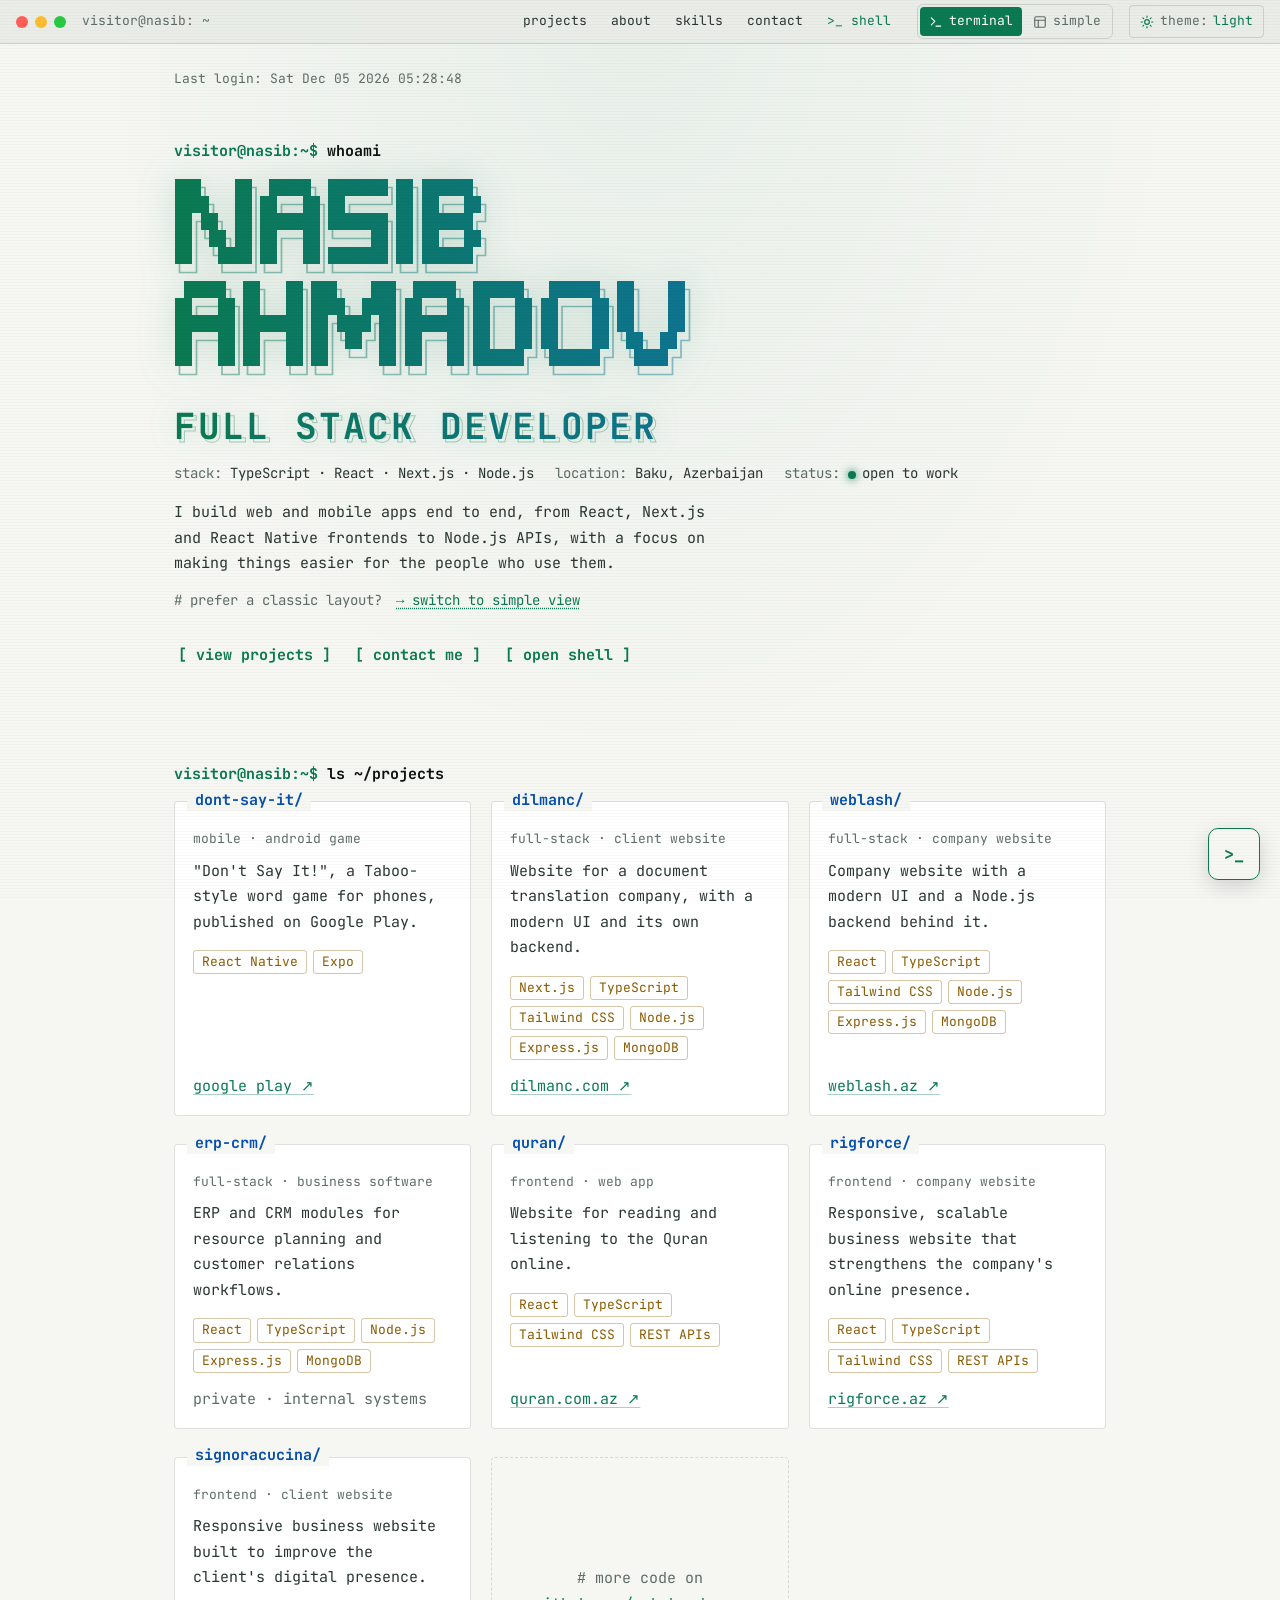
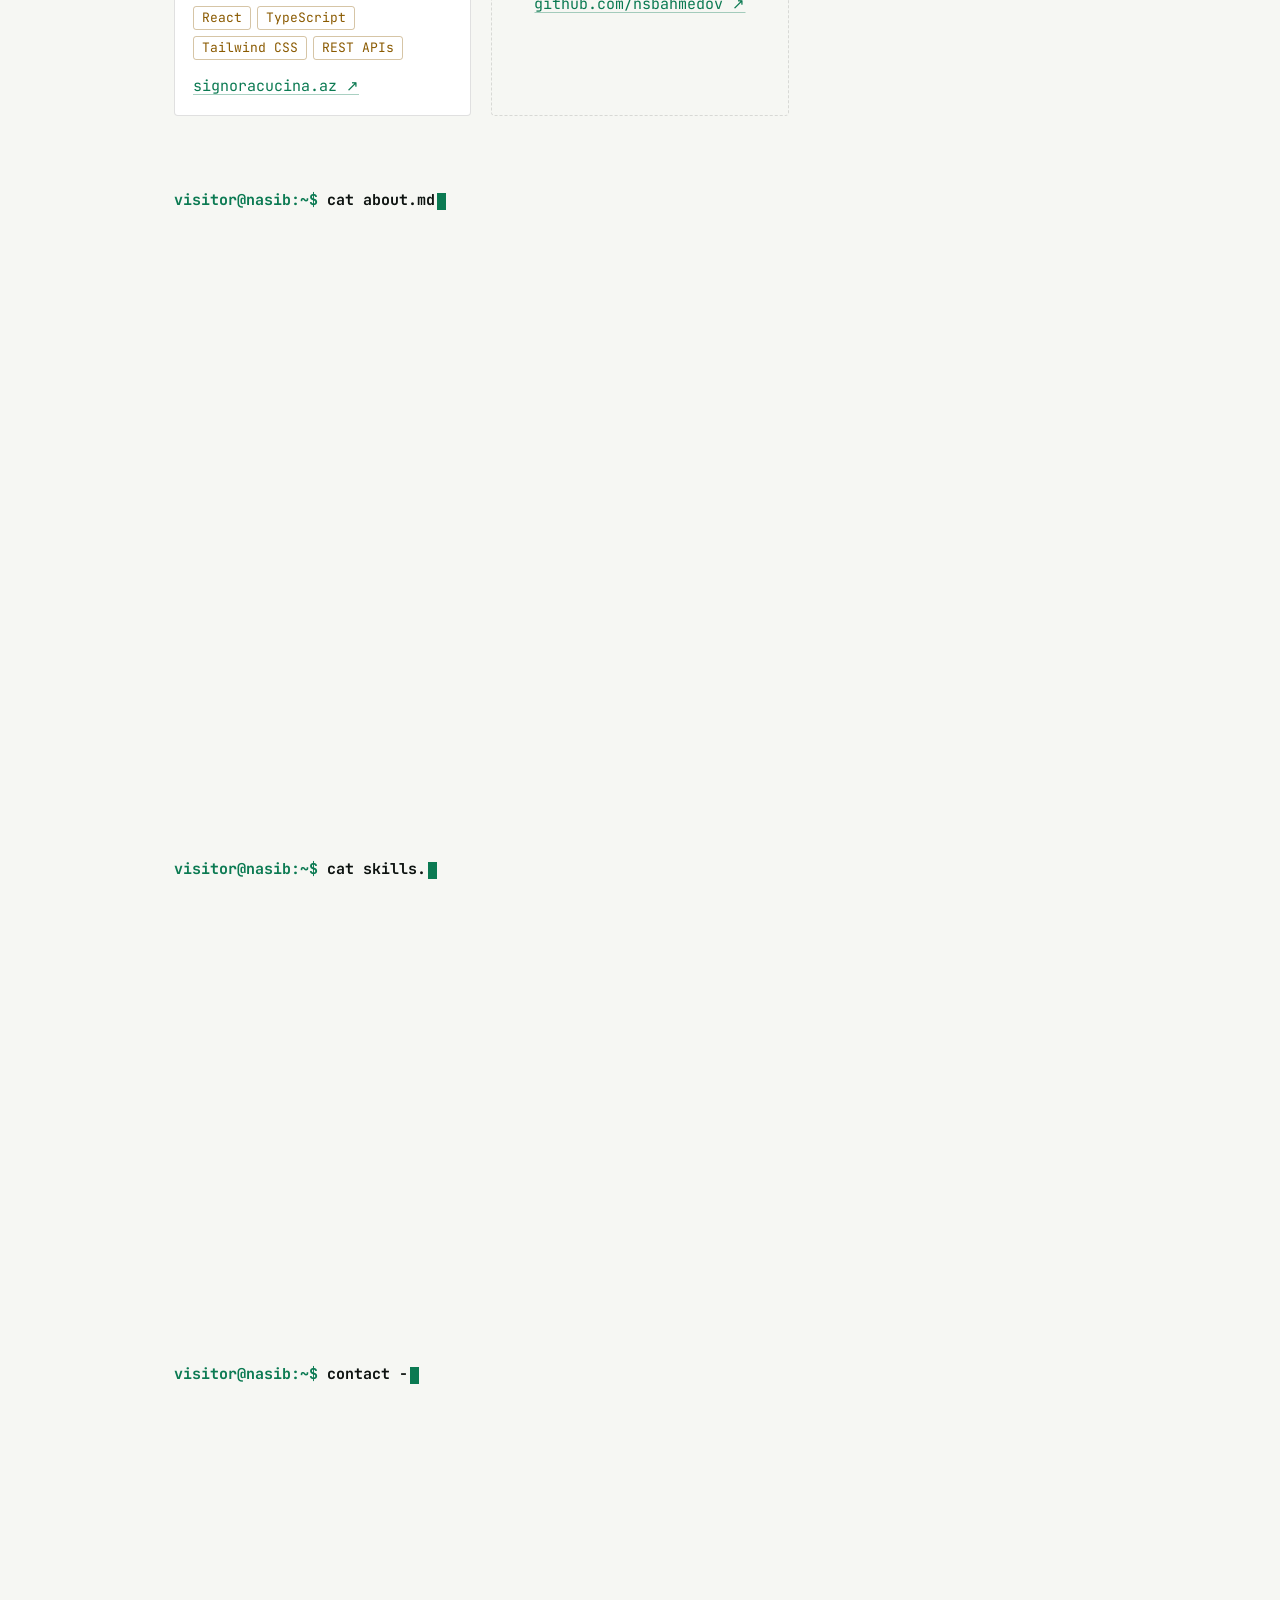
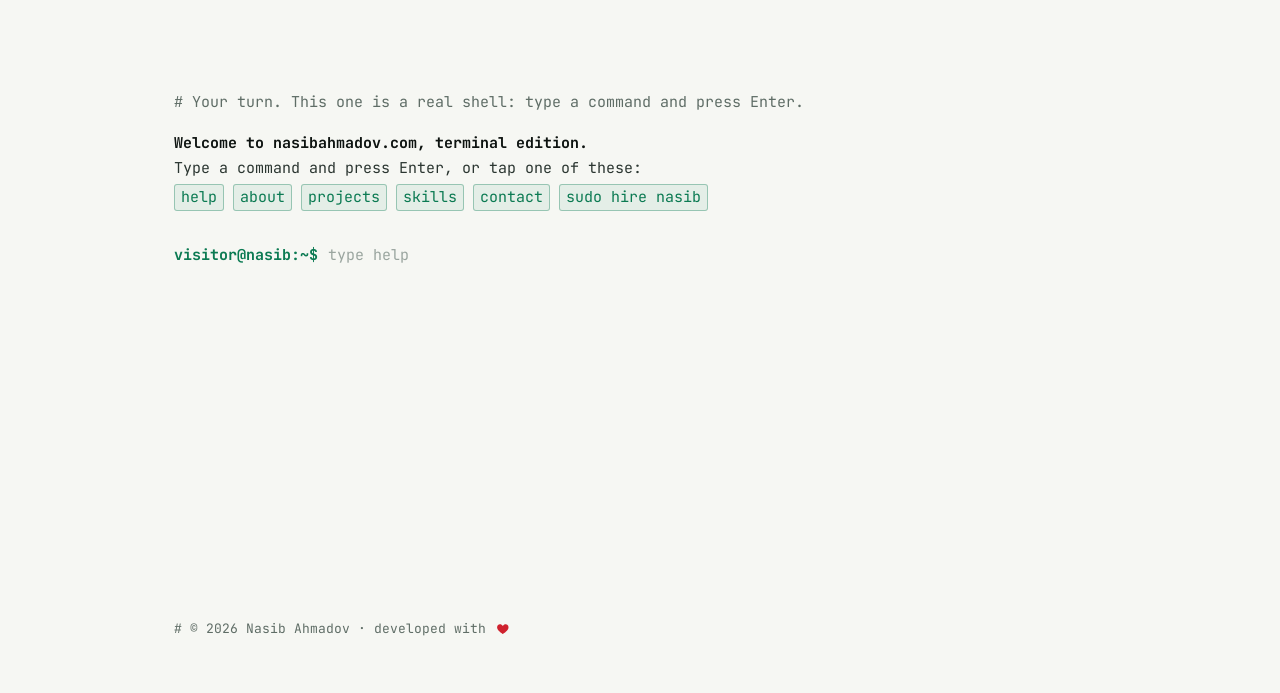
<file: index.html>
<!DOCTYPE html>
<html lang="en">

<head>
    <!-- ! required files -->
    <meta charset="utf-8">
    <meta name="viewport" content="width=device-width, initial-scale=1.0">
    <title>Nasib Ahmadov — Full Stack Developer</title>
    <meta name="description"
        content="Nasib Ahmadov is a full stack developer in Baku, Azerbaijan, building web and mobile apps with TypeScript, React, Next.js, React Native and Node.js.">
    <meta name="theme-color" content="#0b0f0d">
    <link rel="canonical" href="https://nasibahmadov.com/">
    <link rel="icon" href="assets/img/favicon.svg" type="image/svg+xml">

    <!-- ! link previews (LinkedIn, Telegram, X, ...) -->
    <meta property="og:type" content="website">
    <meta property="og:url" content="https://nasibahmadov.com/">
    <meta property="og:title" content="Nasib Ahmadov — Full Stack Developer">
    <meta property="og:description"
        content="Full stack developer in Baku building web and mobile apps with TypeScript, React, Next.js, React Native and Node.js.">
    <meta property="og:image" content="https://nasibahmadov.com/assets/img/og-image.png">
    <meta property="og:image:width" content="1200">
    <meta property="og:image:height" content="630">
    <meta name="twitter:card" content="summary_large_image">

    <link rel="preload" href="assets/fonts/jetbrains-mono/jetbrains-mono-latin-400-normal.woff2" as="font" type="font/woff2" crossorigin>
    <link rel="stylesheet" href="assets/css/style.css">
    <script src="assets/js/theme.js"></script>
    <script src="assets/js/view.js"></script>

    <!-- ! animate commands only when they can be animated; otherwise everything is shown at once -->
    <script>
        if ('IntersectionObserver' in window && !window.matchMedia('(prefers-reduced-motion: reduce)').matches) {
            document.documentElement.classList.add('reveal-ready');
        }
    </script>
</head>

<body>
    <a class="skip-link" href="#main">Skip to content</a>

    <!-- ! window title bar + navigation -->
    <header class="titlebar">
        <span class="titlebar-dots" aria-hidden="true"><i></i><i></i><i></i></span>
        <span class="titlebar-title" id="titlebar-title">visitor@nasib: ~</span>
        <nav class="titlebar-tabs" aria-label="Sections">
            <a href="#projects">projects</a>
            <a href="#about">about</a>
            <a href="#skills">skills</a>
            <a href="#contact">contact</a>
            <a href="#shell" class="tab-shell">&gt;_ shell</a>
        </nav>
        <div class="view-switch" role="group" aria-label="Layout" hidden>
            <button type="button" data-view-btn="terminal" aria-pressed="true" title="Terminal view"><svg viewBox="0 0 24 24" aria-hidden="true"><polyline points="4 17 10 11 4 5"/><line x1="12" y1="19" x2="20" y2="19"/></svg><span class="view-label">terminal</span></button>
            <button type="button" data-view-btn="simple" aria-pressed="false" title="Simple view"><svg viewBox="0 0 24 24" aria-hidden="true"><rect x="3" y="3" width="18" height="18" rx="2"/><line x1="3" y1="9" x2="21" y2="9"/><line x1="9" y1="21" x2="9" y2="9"/></svg><span class="view-label">simple</span></button>
        </div>
        <button type="button" class="theme-toggle" hidden>
            <svg class="icon-moon" viewBox="0 0 24 24" aria-hidden="true"><path d="M21 12.8A9 9 0 1 1 11.2 3a7 7 0 0 0 9.8 9.8z"/></svg>
            <svg class="icon-sun" viewBox="0 0 24 24" aria-hidden="true"><circle cx="12" cy="12" r="4"/><path d="M12 2v2M12 20v2M4.9 4.9l1.4 1.4M17.7 17.7l1.4 1.4M2 12h2M20 12h2M4.9 19.1l1.4-1.4M17.7 6.3l1.4-1.4"/></svg>
            <span class="theme-text"><span class="theme-key">theme:</span><span class="theme-value">dark</span></span>
        </button>
    </header>

    <main class="screen" id="main">

        <p class="last-login muted">Last login: <span id="last-login">today</span></p>

        <!-- ! whoami -->
        <section class="block" id="home" data-path="~">
            <p class="cmd"><span class="ps1">visitor@nasib:~$</span> <span class="cmd-text">whoami</span></p>
            <div class="out">
                <div class="banner" aria-hidden="true"></div>
                <h1 class="hero-title">
                    <span class="hero-name">Nasib Ahmadov<span class="sr-only">, </span></span>
                    <span class="hero-role" data-text="Full Stack Developer">Full Stack Developer</span>
                </h1>
                <p class="hero-meta">
                    <span class="meta-item meta-stack"><span class="muted">stack:</span> TypeScript · React · Next.js · Node.js</span>
                    <span class="meta-item"><span class="muted meta-label">location:</span> Baku, Azerbaijan</span>
                    <span class="meta-item"><span class="muted meta-label">status:</span> <span class="status-dot"></span>open to work</span>
                </p>
                <p class="hero-text">
                    I build web and mobile apps end to end, from React, Next.js and React Native
                    frontends to Node.js APIs, with a focus on making things easier for the people who use them.
                </p>
                <p class="view-hint" hidden>
                    <span class="muted"># prefer a classic layout?</span>
                    <button type="button" class="view-hint-btn" data-view-btn="simple">→ switch to simple view</button>
                </p>
                <p class="actions">
                    <a class="term-btn" href="#projects">[ view projects ]</a>
                    <a class="term-btn" href="#contact">[ contact me ]</a>
                    <a class="term-btn" href="#shell">[ open shell ]</a>
                </p>

                <!-- simple view only: sidebar navigation, CV and social links -->
                <nav class="side-nav" aria-label="Sections">
                    <a href="#about"><span class="side-line"></span>About</a>
                    <a href="#projects"><span class="side-line"></span>Projects</a>
                    <a href="#skills"><span class="side-line"></span>Skills</a>
                    <a href="#contact"><span class="side-line"></span>Contact</a>
                </nav>
                <div class="side-links">
                    <a class="cv-btn" href="https://drive.google.com/file/d/1PnJmAqIwhkC_HbkK-8k_IHeqV6cpVeo6/view?usp=sharing" target="_blank" rel="noopener">
                        <svg viewBox="0 0 24 24" aria-hidden="true"><path d="M21 15v4a2 2 0 0 1-2 2H5a2 2 0 0 1-2-2v-4"/><polyline points="7 10 12 15 17 10"/><line x1="12" y1="15" x2="12" y2="3"/></svg>
                        Download CV
                    </a>
                    <!-- icons: Feather (MIT) -->
                    <ul class="socials">
                        <li><a href="https://github.com/nsbahmedov" target="_blank" rel="noopener" aria-label="GitHub"><svg viewBox="0 0 24 24" aria-hidden="true"><path d="M9 19c-5 1.5-5-2.5-7-3m14 6v-3.87a3.37 3.37 0 0 0-.94-2.61c3.14-.35 6.44-1.54 6.44-7A5.44 5.44 0 0 0 20 4.77 5.07 5.07 0 0 0 19.91 1S18.73.65 16 2.48a13.38 13.38 0 0 0-7 0C6.27.65 5.09 1 5.09 1A5.07 5.07 0 0 0 5 4.77a5.44 5.44 0 0 0-1.5 3.78c0 5.42 3.3 6.61 6.44 7A3.37 3.37 0 0 0 9 18.13V22"/></svg></a></li>
                        <li><a href="https://linkedin.com/in/nasib-ahmadov-web" target="_blank" rel="noopener" aria-label="LinkedIn"><svg viewBox="0 0 24 24" aria-hidden="true"><path d="M16 8a6 6 0 0 1 6 6v7h-4v-7a2 2 0 0 0-2-2 2 2 0 0 0-2 2v7h-4v-7a6 6 0 0 1 6-6z"/><rect x="2" y="9" width="4" height="12"/><circle cx="4" cy="4" r="2"/></svg></a></li>
                        <li><a href="https://instagram.com/ahmadovnasib" target="_blank" rel="noopener" aria-label="Instagram"><svg viewBox="0 0 24 24" aria-hidden="true"><rect x="2" y="2" width="20" height="20" rx="5"/><path d="M16 11.37A4 4 0 1 1 12.63 8 4 4 0 0 1 16 11.37z"/><line x1="17.5" y1="6.5" x2="17.51" y2="6.5"/></svg></a></li>
                        <li><a href="mailto:nsbahmedov@gmail.com" aria-label="Email"><svg viewBox="0 0 24 24" aria-hidden="true"><path d="M4 4h16c1.1 0 2 .9 2 2v12c0 1.1-.9 2-2 2H4c-1.1 0-2-.9-2-2V6c0-1.1.9-2 2-2z"/><polyline points="22,6 12,13 2,6"/></svg></a></li>
                    </ul>
                </div>
            </div>
        </section>

        <!-- ! projects -->
        <section class="block" id="projects" data-path="~/projects">
            <p class="cmd"><span class="ps1">visitor@nasib:~$</span> <span class="cmd-text">ls ~/projects</span></p>
            <div class="out">
                <h2 class="sr-only section-title">Projects</h2>
                <div class="project-filter" id="project-filter" role="status" hidden>
                    <span class="project-filter-text"></span>
                    <button type="button" class="project-filter-clear"><span class="t-only">[ show all ]</span><span class="s-only">Show all</span></button>
                </div>
                <!--
                    Each card: folder name, type, one sentence, stack tags, links.
                    Optional screenshot: put it in assets/img/projects/ and add
                    <img src="assets/img/projects/name.png" alt="Screenshot of ..." class="project-thumb">
                    under the <h3>. Tags should use the same names as skills.json
                    so clicking a skill can find the project.
                -->
                <div class="project-grid">
                    <article class="project-card">
                        <h3><span class="t-only">dont-say-it/</span><span class="s-only">Don't Say It!</span></h3>
                        <p class="project-type">mobile · android game</p>
                        <p>"Don't Say It!", a Taboo-style word game for phones, published on Google Play.</p>
                        <ul class="tag-list">
                            <li class="tag">React Native</li>
                            <li class="tag">Expo</li>
                        </ul>
                        <p class="project-links">
                            <a href="https://play.google.com/store/apps/details?id=com.codeband.nasibahmadov" target="_blank" rel="noopener">google play ↗</a>
                        </p>
                    </article>
                    <article class="project-card">
                        <h3><span class="t-only">dilmanc/</span><span class="s-only">Dilmanc</span></h3>
                        <p class="project-type">full-stack · client website</p>
                        <p>Website for a document translation company, with a modern UI and its own backend.</p>
                        <ul class="tag-list">
                            <li class="tag">Next.js</li>
                            <li class="tag">TypeScript</li>
                            <li class="tag">Tailwind CSS</li>
                            <li class="tag">Node.js</li>
                            <li class="tag">Express.js</li>
                            <li class="tag">MongoDB</li>
                        </ul>
                        <p class="project-links">
                            <a href="https://dilmanc.com" target="_blank" rel="noopener">dilmanc.com ↗</a>
                        </p>
                    </article>
                    <article class="project-card">
                        <h3><span class="t-only">weblash/</span><span class="s-only">Weblash</span></h3>
                        <p class="project-type">full-stack · company website</p>
                        <p>Company website with a modern UI and a Node.js backend behind it.</p>
                        <ul class="tag-list">
                            <li class="tag">React</li>
                            <li class="tag">TypeScript</li>
                            <li class="tag">Tailwind CSS</li>
                            <li class="tag">Node.js</li>
                            <li class="tag">Express.js</li>
                            <li class="tag">MongoDB</li>
                        </ul>
                        <p class="project-links">
                            <a href="https://weblash.az" target="_blank" rel="noopener">weblash.az ↗</a>
                        </p>
                    </article>
                    <article class="project-card">
                        <h3><span class="t-only">erp-crm/</span><span class="s-only">ERP &amp; CRM Systems</span></h3>
                        <p class="project-type">full-stack · business software</p>
                        <p>ERP and CRM modules for resource planning and customer relations workflows.</p>
                        <ul class="tag-list">
                            <li class="tag">React</li>
                            <li class="tag">TypeScript</li>
                            <li class="tag">Node.js</li>
                            <li class="tag">Express.js</li>
                            <li class="tag">MongoDB</li>
                        </ul>
                        <p class="project-links muted">private · internal systems</p>
                    </article>
                    <article class="project-card">
                        <h3><span class="t-only">quran/</span><span class="s-only">Quran Online</span></h3>
                        <p class="project-type">frontend · web app</p>
                        <p>Website for reading and listening to the Quran online.</p>
                        <ul class="tag-list">
                            <li class="tag">React</li>
                            <li class="tag">TypeScript</li>
                            <li class="tag">Tailwind CSS</li>
                            <li class="tag">REST APIs</li>
                        </ul>
                        <p class="project-links">
                            <a href="https://quran.com.az" target="_blank" rel="noopener">quran.com.az ↗</a>
                        </p>
                    </article>
                    <article class="project-card">
                        <h3><span class="t-only">rigforce/</span><span class="s-only">Rigforce LLC</span></h3>
                        <p class="project-type">frontend · company website</p>
                        <p>Responsive, scalable business website that strengthens the company's online presence.</p>
                        <ul class="tag-list">
                            <li class="tag">React</li>
                            <li class="tag">TypeScript</li>
                            <li class="tag">Tailwind CSS</li>
                            <li class="tag">REST APIs</li>
                        </ul>
                        <p class="project-links">
                            <a href="https://rigforce.az" target="_blank" rel="noopener">rigforce.az ↗</a>
                        </p>
                    </article>
                    <article class="project-card">
                        <h3><span class="t-only">signoracucina/</span><span class="s-only">Signoracucina</span></h3>
                        <p class="project-type">frontend · client website</p>
                        <p>Responsive business website built to improve the client's digital presence.</p>
                        <ul class="tag-list">
                            <li class="tag">React</li>
                            <li class="tag">TypeScript</li>
                            <li class="tag">Tailwind CSS</li>
                            <li class="tag">REST APIs</li>
                        </ul>
                        <p class="project-links">
                            <a href="https://signoracucina.az" target="_blank" rel="noopener">signoracucina.az ↗</a>
                        </p>
                    </article>
                    <div class="project-card project-more">
                        <p class="muted"><span class="t-only"># </span>more code on</p>
                        <p><a href="https://github.com/nsbahmedov" target="_blank" rel="noopener">github.com/nsbahmedov ↗</a></p>
                    </div>
                </div>
            </div>
        </section>

        <!-- ! about -->
        <section class="block" id="about" data-path="~/about">
            <p class="cmd"><span class="ps1">visitor@nasib:~$</span> <span class="cmd-text">cat about.md</span></p>
            <div class="out prose">
                <h2 class="section-title"><span class="md-mark"># </span>About</h2>
                <p>
                    Hi! I'm Nasib, a motivated and curious developer who enjoys solving problems and
                    building things that make life easier for people.
                </p>
                <p>
                    I work across the stack: TypeScript, React, Next.js and React Native on the front end,
                    Node.js and Express with MongoDB or SQL databases on the back end. I've built company
                    websites, a full-stack translation platform, ERP and CRM modules, and a mobile word game.
                </p>
                <p>
                    I thrive in challenging environments where I can learn, grow and contribute real value.
                    For me it's not just about writing code, but about improving experiences and helping the
                    team move forward.
                </p>

                <h3><span class="md-mark">## </span>Education</h3>
                <ul class="md-list education">
                    <li><strong>MBA</strong>, Azerbaijan State University of Economics (UNEC) <span class="muted">· 2020 – 2022</span></li>
                    <li><strong>Bachelor's, Public Administration</strong>, Baku Engineering University (BEU) <span class="muted">· 2015 – 2020</span></li>
                </ul>

                <h3><span class="md-mark">## </span>Languages</h3>
                <ul class="md-list languages">
                    <li><strong>Azerbaijani</strong>, native</li>
                    <li><strong>English</strong>, fluent (professional)</li>
                    <li><strong>Russian</strong>, pre-intermediate</li>
                </ul>
            </div>
        </section>

        <!-- ! skills -->
        <section class="block" id="skills" data-path="~/skills">
            <p class="cmd"><span class="ps1">visitor@nasib:~$</span> <span class="cmd-text">cat skills.json</span></p>
            <div class="out">
                <h2 class="sr-only section-title">Skills</h2>
                <p class="muted" id="skills-hint" hidden><span class="t-only">// </span>click a skill to see the projects that use it</p>
<pre class="json"><span class="jl">{</span>
  <span class="jl jl-in"><span class="json-key" data-label="Frontend">"frontend"</span>:  [<span class="skill">HTML5</span>, <span class="skill">CSS3</span>, <span class="skill">SASS</span>, <span class="skill">JavaScript</span>, <span class="skill">TypeScript</span>,
                <span class="skill">React.js</span>, <span class="skill">Next.js</span>, <span class="skill">Redux Toolkit</span>, <span class="skill">Zustand</span>,
                <span class="skill">TanStack Query</span>, <span class="skill">Zod</span>, <span class="skill">Tailwind CSS</span>,
                <span class="skill">Ant Design</span>, <span class="skill">Material UI</span>],</span>
  <span class="jl jl-in"><span class="json-key" data-label="Mobile">"mobile"</span>:    [<span class="skill">React Native</span>, <span class="skill">Expo</span>],</span>
  <span class="jl jl-in"><span class="json-key" data-label="Backend">"backend"</span>:   [<span class="skill">Node.js</span>, <span class="skill">Express.js</span>, <span class="skill">JWT</span>, <span class="skill">Mongoose</span>, <span class="skill">Prisma</span>, <span class="skill">Sequelize</span>],</span>
  <span class="jl jl-in"><span class="json-key" data-label="Databases">"databases"</span>: [<span class="skill">MongoDB</span>, <span class="skill">MySQL</span>, <span class="skill">PostgreSQL</span>],</span>
  <span class="jl jl-in"><span class="json-key" data-label="APIs">"apis"</span>:      [<span class="skill">REST APIs</span>, <span class="skill">Swagger / OpenAPI</span>, <span class="skill">Postman</span>],</span>
  <span class="jl jl-in"><span class="json-key" data-label="Tools">"tools"</span>:     [<span class="skill">Git (GitHub, GitLab)</span>, <span class="skill">CI/CD</span>, <span class="skill">Figma</span>],</span>
  <span class="jl jl-in jl-learning"><span class="json-key">"learning"</span>:  <span class="json-bool">true</span></span>
<span class="jl">}</span></pre>
            </div>
        </section>

        <!-- ! contact -->
        <section class="block" id="contact" data-path="~/contact">
            <p class="cmd"><span class="ps1">visitor@nasib:~$</span> <span class="cmd-text">contact --all</span></p>
            <div class="out">
                <h2 class="sr-only section-title">Contact</h2>
                <dl class="contact-list">
                    <dt>email</dt>
                    <dd><a href="mailto:nsbahmedov@gmail.com">nsbahmedov@gmail.com</a></dd>
                    <dt><span class="t-only">github</span><span class="s-only">GitHub</span></dt>
                    <dd><a href="https://github.com/nsbahmedov" target="_blank" rel="noopener">github.com/nsbahmedov ↗</a></dd>
                    <dt><span class="t-only">linkedin</span><span class="s-only">LinkedIn</span></dt>
                    <dd><a href="https://linkedin.com/in/nasib-ahmadov-web" target="_blank" rel="noopener">linkedin.com/in/nasib-ahmadov-web ↗</a></dd>
                    <dt>instagram</dt>
                    <dd><a href="https://instagram.com/ahmadovnasib" target="_blank" rel="noopener">instagram.com/ahmadovnasib ↗</a></dd>
                    <dt>location</dt>
                    <dd><a href="https://maps.app.goo.gl/haPpwmqMVVKPBbVJ8" target="_blank" rel="noopener">Baku, Azerbaijan ↗</a></dd>
                    <dt>resume</dt>
                    <dd><a id="cv-link" href="https://drive.google.com/file/d/1PnJmAqIwhkC_HbkK-8k_IHeqV6cpVeo6/view?usp=sharing" target="_blank" rel="noopener">resume.pdf ↗</a></dd>
                </dl>
                <p class="ok">✔ Open to collaboration and new opportunities.</p>
            </div>
        </section>

        <!-- ! interactive shell (terminal.js) -->
        <section class="block shell" id="shell" data-path="~">
            <h2 class="sr-only">Interactive terminal</h2>
            <p class="muted"># Your turn. This one is a real shell: type a command and press Enter.</p>
            <div class="shell-output" id="shell-output" aria-live="polite"></div>
            <form class="shell-line" id="shell-form" autocomplete="off">
                <label class="ps1" for="shell-input">visitor@nasib:~$</label>
                <input class="shell-input" id="shell-input" type="text" autocapitalize="off" autocorrect="off"
                    spellcheck="false" enterkeyhint="send" placeholder="type help">
            </form>
            <noscript>
                <p class="muted"># The interactive shell needs JavaScript. Everything above works without it.</p>
            </noscript>
        </section>

    </main>

    <footer class="screen footer muted">
        <p><span class="t-only"># </span>© <span id="year">2026</span> Nasib Ahmadov · developed with <svg class="heart" viewBox="0 0 24 24" role="img" aria-label="love"><path d="M12 21s-7.5-4.6-9.6-9.3C.9 8.4 2.8 4.5 6.6 4.1c2.2-.2 4 .9 5.4 2.8 1.4-1.9 3.2-3 5.4-2.8 3.8.4 5.7 4.3 4.2 7.6C19.5 16.4 12 21 12 21z"/></svg></p>
    </footer>

    <!-- ! script files -->
    <script src="assets/js/interactions.js"></script>
    <script src="assets/js/terminal.js"></script>
</body>

</html>
</file>
<file: assets/css/style.css>
/* ! font: JetBrains Mono (SIL Open Font License, see assets/fonts/jetbrains-mono/OFL.txt) */
@font-face {
    font-family: "JetBrains Mono";
    font-style: normal;
    font-weight: 400;
    font-display: swap;
    src: url("../fonts/jetbrains-mono/jetbrains-mono-latin-400-normal.woff2") format("woff2");
}

@font-face {
    font-family: "JetBrains Mono";
    font-style: normal;
    font-weight: 700;
    font-display: swap;
    src: url("../fonts/jetbrains-mono/jetbrains-mono-latin-700-normal.woff2") format("woff2");
}

/* ! font for the simple view: Inter (SIL Open Font License, see assets/fonts/inter/OFL.txt).
   Browsers only download it when text actually uses it, so the terminal view never loads it. */
@font-face {
    font-family: "Inter";
    font-style: normal;
    font-weight: 100 900;
    font-display: swap;
    src: url("../fonts/inter/inter-latin-wght-normal.woff2") format("woff2");
}

/* ! theme */
:root {
    --bg: #0b0f0d;
    --bg-raised: #111714;
    --bar: #161b18;
    --line: rgba(255, 255, 255, 0.1);
    --text: #c9d4ce;
    --bright: #ffffff;
    --muted: #7f9188;
    --accent: #42dca3;
    --accent-dim: rgba(66, 220, 163, 0.35);
    --string: #e5c07b;
    --key: #61afef;
    --bool: #d19a66;
    --error: #ff7b72;
    --gold: #ffd166;
    --on-accent: #000000;
    --accent-soft: rgba(66, 220, 163, 0.08);
    --accent-glow: rgba(66, 220, 163, 0.25);
    --string-dim: rgba(229, 192, 123, 0.35);
    --glow: rgba(66, 220, 163, 0.07);
    --scanline: rgba(255, 255, 255, 0.018);
    --bar-glass: rgba(22, 27, 24, 0.92);
    --hover: rgba(255, 255, 255, 0.06);
    --placeholder: #4b5a52;
    --shadow: rgba(0, 0, 0, 0.6);
    --grid: rgba(66, 220, 163, 0.06);
    --overlay: rgba(0, 0, 0, 0.75);
    --banner-from: #42dca3;
    --banner-to: #3bc4d8;
    --mono: "JetBrains Mono", SFMono-Regular, Menlo, Consolas, "Liberation Mono", monospace;
    --sans: "Inter", system-ui, -apple-system, "Segoe UI", Roboto, "Helvetica Neue", Arial, sans-serif;
    color-scheme: dark;
}

/* light theme: same layout and syntax colours, darker inks for contrast on paper */
:root[data-theme="light"] {
    --bg: #f6f7f3;
    --bg-raised: #ffffff;
    --bar: #e9ece6;
    --line: rgba(0, 0, 0, 0.12);
    --text: #2b3631;
    --bright: #0d1310;
    --muted: #5f6d66;
    --accent: #0b7a52;
    --accent-dim: rgba(11, 122, 82, 0.35);
    --string: #8a5a00;
    --key: #0550ae;
    --bool: #b0420d;
    --error: #cf222e;
    --gold: #b88200;
    --on-accent: #ffffff;
    --accent-soft: rgba(11, 122, 82, 0.07);
    --accent-glow: rgba(11, 122, 82, 0.18);
    --string-dim: rgba(138, 90, 0, 0.35);
    --glow: rgba(11, 122, 82, 0.06);
    --scanline: rgba(0, 0, 0, 0.02);
    --bar-glass: rgba(233, 236, 230, 0.92);
    --hover: rgba(0, 0, 0, 0.06);
    --placeholder: #9aa59f;
    --shadow: rgba(0, 0, 0, 0.15);
    --grid: rgba(11, 122, 82, 0.08);
    --overlay: rgba(246, 247, 243, 0.85);
    --banner-from: #0b7a52;
    --banner-to: #0e7490;
    color-scheme: light;
}

*,
*::before,
*::after {
    box-sizing: border-box;
}

[hidden] {
    display: none !important;
}

html {
    scroll-behavior: smooth;
    scroll-padding-top: 64px;
}

@media (prefers-reduced-motion: reduce) {
    html {
        scroll-behavior: auto;
    }
}

body {
    margin: 0;
    font-family: var(--mono);
    font-size: 15px;
    line-height: 1.7;
    color: var(--text);
    background-color: var(--bg);
    background-image: radial-gradient(ellipse at top, var(--glow), transparent 60%);
    background-attachment: fixed;
    -webkit-font-smoothing: antialiased;
}

/* faint CRT scanlines */
body::after {
    content: "";
    position: fixed;
    inset: 0;
    z-index: 2000;
    pointer-events: none;
    background: repeating-linear-gradient(to bottom, var(--scanline) 0 1px, transparent 1px 3px);
}

::selection {
    color: var(--on-accent);
    background: var(--accent);
}

a {
    color: var(--accent);
    text-decoration: underline;
    text-decoration-color: var(--accent-dim);
    text-underline-offset: 3px;
    transition: color 0.15s ease-in-out, text-decoration-color 0.15s ease-in-out;
}

a:hover {
    color: var(--bright);
    text-decoration-color: var(--bright);
}

:focus-visible {
    outline: 2px dashed var(--accent);
    outline-offset: 3px;
}

h1,
h2,
h3 {
    margin: 0;
    font-size: inherit;
    line-height: 1.4;
    color: var(--bright);
}

p {
    margin: 0 0 1em;
}

pre {
    margin: 0;
    font-family: inherit;
}

.muted {
    color: var(--muted);
}

.accent {
    color: var(--accent);
}

.sr-only {
    position: absolute;
    width: 1px;
    height: 1px;
    padding: 0;
    margin: -1px;
    overflow: hidden;
    clip: rect(0, 0, 0, 0);
    white-space: nowrap;
    border: 0;
}

.skip-link {
    position: absolute;
    top: -40px;
    left: 16px;
    z-index: 1200;
    padding: 4px 10px;
    color: var(--on-accent);
    background: var(--accent);
}

.skip-link:focus {
    top: 8px;
}

/* ! title bar */
.titlebar {
    position: sticky;
    top: 0;
    z-index: 1000;
    display: flex;
    align-items: center;
    gap: 16px;
    height: 44px;
    padding: 0 16px;
    background: var(--bar-glass);
    border-bottom: 1px solid var(--line);
    backdrop-filter: blur(6px);
}

.titlebar-dots {
    display: flex;
    flex-shrink: 0;
    gap: 7px;
}

.titlebar-dots i {
    width: 12px;
    height: 12px;
    border-radius: 50%;
    background: #ff5f57;
}

.titlebar-dots i:nth-child(2) {
    background: #febc2e;
}

.titlebar-dots i:nth-child(3) {
    background: #28c840;
}

.titlebar-title {
    flex-grow: 1;
    overflow: hidden;
    font-size: 13px;
    color: var(--muted);
    white-space: nowrap;
    text-overflow: ellipsis;
}

.titlebar-tabs {
    display: flex;
    gap: 4px;
}

.titlebar-tabs a {
    padding: 4px 10px;
    font-size: 13px;
    color: var(--text);
    text-decoration: none;
    border-radius: 4px;
}

.titlebar-tabs a:hover {
    color: var(--bright);
    background: var(--hover);
}

.titlebar-tabs a.is-active {
    color: var(--on-accent);
    background: var(--accent);
}

.titlebar-tabs .tab-shell {
    color: var(--accent);
}

@media (max-width: 720px) {
    .titlebar {
        gap: 12px;
        padding: 0 12px;
    }

    .titlebar-title {
        display: none;
    }

    .titlebar-tabs {
        flex-grow: 1;
        overflow-x: auto;
        scrollbar-width: none;
    }

    .titlebar-tabs::-webkit-scrollbar {
        display: none;
    }

    /* fade the right edge so it's clear the tabs scroll */
    .titlebar-tabs {
        -webkit-mask-image: linear-gradient(90deg, #000 calc(100% - 24px), transparent);
        mask-image: linear-gradient(90deg, #000 calc(100% - 24px), transparent);
        padding-right: 20px;
    }

    .titlebar-tabs a {
        flex-shrink: 0;
        padding: 4px 8px;
    }
}

/* ! theme toggle (in the title bar) */
.theme-toggle {
    display: flex;
    flex-shrink: 0;
    align-items: center;
    gap: 6px;
    padding: 4px 10px;
    font: inherit;
    font-size: 13px;
    color: var(--text);
    background: none;
    border: 1px solid var(--line);
    border-radius: 4px;
    cursor: pointer;
    transition: color 0.15s ease-in-out, border-color 0.15s ease-in-out;
}

.theme-toggle:hover {
    color: var(--bright);
    border-color: var(--accent);
}

.theme-toggle svg {
    width: 14px;
    height: 14px;
    fill: none;
    stroke: var(--accent);
    stroke-width: 2;
    stroke-linecap: round;
    stroke-linejoin: round;
}

.theme-key {
    color: var(--muted);
}

.theme-value {
    margin-left: 0.6ch;
    color: var(--accent);
}

/* show the icon of the current theme */
.theme-toggle .icon-sun,
:root[data-theme="light"] .theme-toggle .icon-moon {
    display: none;
}

:root[data-theme="light"] .theme-toggle .icon-sun {
    display: block;
}

@media (max-width: 720px) {
    .theme-text {
        display: none;
    }

    .theme-toggle {
        padding: 6px 8px;
    }
}

/* colours fade for a moment while the theme switches */
/* (bugs in the 404 game are excluded: this would cancel their movement) */
.theme-switching,
.theme-switching *:not(.bug),
.theme-switching *::before,
.theme-switching *::after {
    transition: background-color 0.3s ease, color 0.3s ease, border-color 0.3s ease, fill 0.3s ease, stroke 0.3s ease !important;
}

@media (max-width: 480px) {
    .titlebar-dots {
        display: none;
    }
}

/* ! screen layout */
.screen {
    max-width: 980px;
    margin: 0 auto;
    padding: 24px 24px 0;
}

@media (max-width: 575px) {
    .screen {
        padding: 16px 16px 0;
    }

    body {
        font-size: 14px;
    }
}

.last-login {
    font-size: 13px;
}

.block {
    padding: 36px 0;
}

.cmd {
    margin-bottom: 14px;
    color: var(--bright);
    font-weight: 700;
    word-break: break-word;
}

.ps1 {
    color: var(--accent);
    font-weight: 700;
}

.out > :last-child {
    margin-bottom: 0;
}

/* ! command typing + output reveal (only when <html> has .reveal-ready) */
.reveal-ready .block:not(.shell) .out {
    opacity: 0;
    transform: translateY(8px);
    transition: opacity 0.5s ease, transform 0.5s ease;
}

.reveal-ready .block.is-done .out {
    opacity: 1;
    transform: none;
}

.reveal-ready .block .cmd-text {
    visibility: hidden;
}

.reveal-ready .block.is-typing .cmd-text,
.reveal-ready .block.is-done .cmd-text {
    visibility: visible;
}

.caret {
    display: inline-block;
    width: 0.6em;
    height: 1.15em;
    margin-left: 2px;
    vertical-align: text-bottom;
    background: var(--accent);
    animation: blink 1s steps(1) infinite;
}

@keyframes blink {
    50% {
        opacity: 0;
    }
}

/* ! hero */
/* the SVG is used as a mask over a themed gradient, so the banner recolours with the theme;
   the glow sits on the wrapper because a filter on the masked layer itself would be cut off */
.banner {
    position: relative;
    display: block;
    width: min(100%, 520px);
    aspect-ratio: 610 / 240;
    margin-bottom: 22px;
    filter: drop-shadow(0 0 18px var(--accent-glow));
}

.banner::before {
    content: "";
    position: absolute;
    inset: 0;
    background: linear-gradient(90deg, var(--banner-from), var(--banner-to));
    -webkit-mask: url("../img/banner.svg") center / contain no-repeat;
    mask: url("../img/banner.svg") center / contain no-repeat;
}

.hero-title {
    margin-bottom: 14px;
    line-height: 1.2;
}

/* same gradient as the name banner, with an offset outline copy behind it
   standing in for the banner's box-drawing "shadow" */
.hero-role {
    position: relative;
    display: inline-block;
    isolation: isolate;
    font-size: clamp(22px, 4.4vw, 36px);
    font-weight: 700;
    text-transform: uppercase;
    letter-spacing: 0.06em;
    background: linear-gradient(90deg, var(--banner-from), var(--banner-to));
    -webkit-background-clip: text;
    background-clip: text;
    -webkit-text-fill-color: transparent;
    filter: drop-shadow(0 0 14px var(--accent-glow));
}

.hero-role::before {
    content: attr(data-text);
    position: absolute;
    top: 0.09em;
    left: 0.09em;
    width: 100%;
    z-index: -1;
    -webkit-text-fill-color: transparent;
    -webkit-text-stroke: 1px var(--accent-dim);
}

.hero-meta {
    font-size: 14px;
}

.status-dot {
    display: inline-block;
    width: 8px;
    height: 8px;
    margin-right: 6px;
    border-radius: 50%;
    background: var(--accent);
    box-shadow: 0 0 8px var(--accent);
    vertical-align: middle;
}

.hero-text {
    max-width: 62ch;
}

.actions {
    display: flex;
    flex-wrap: wrap;
    gap: 8px 16px;
    margin-top: 24px;
}

.term-btn {
    display: inline-block;
    padding: 6px 4px;
    font: inherit;
    font-weight: 700;
    color: var(--accent);
    text-decoration: none;
    background: none;
    border: 0;
    cursor: pointer;
    transition: color 0.15s ease-in-out, background-color 0.15s ease-in-out;
}

.term-btn:hover,
.term-btn:focus-visible {
    color: var(--on-accent);
    background: var(--accent);
}

/* ! projects */
.project-grid {
    display: grid;
    grid-template-columns: repeat(auto-fill, minmax(260px, 1fr));
    gap: 28px 20px;
    margin: 12px 0 24px;
}

.project-card {
    position: relative;
    display: flex;
    flex-direction: column;
    padding: 26px 18px 16px;
    background: var(--bg-raised);
    border: 1px solid var(--line);
    border-radius: 4px;
    transition: border-color 0.2s ease-in-out, opacity 0.3s ease-in-out, filter 0.3s ease-in-out;
}

.project-card:hover {
    border-color: var(--accent);
}

/* title sits on the top border, like a tmux pane title */
.project-card h3 {
    position: absolute;
    top: -0.85em;
    left: 12px;
    padding: 0 8px;
    color: var(--key);
    background: var(--bg);
}

.project-thumb {
    width: 100%;
    margin-bottom: 14px;
    aspect-ratio: 16 / 9;
    object-fit: cover;
    border: 1px solid var(--line);
}

/* "more on GitHub" sits in the grid as a dashed card */
.project-more {
    align-items: center;
    justify-content: center;
    text-align: center;
    background: transparent;
    border-style: dashed;
}

.project-more p {
    margin: 0;
}

.project-type {
    margin-bottom: 8px;
    font-size: 13px;
    color: var(--muted);
}

.project-links {
    display: flex;
    gap: 18px;
    margin: auto 0 0;
}

.tag-list {
    display: flex;
    flex-wrap: wrap;
    gap: 6px;
    padding: 0;
    margin: 0 0 14px;
    list-style: none;
}

.tag {
    padding: 0 8px;
    font-size: 13px;
    color: var(--string);
    border: 1px solid var(--string-dim);
    border-radius: 3px;
}

.project-filter {
    display: flex;
    flex-wrap: wrap;
    align-items: center;
    gap: 4px 12px;
    margin-bottom: 18px;
    color: var(--accent);
}

.project-filter-clear {
    padding: 0 4px;
    font: inherit;
    color: var(--bright);
    background: none;
    border: 0;
    cursor: pointer;
}

.project-filter-clear:hover,
.project-filter-clear:focus-visible {
    color: var(--on-accent);
    background: var(--accent);
}

.project-card.is-dimmed {
    opacity: 0.3;
    filter: grayscale(1);
}

.project-card.is-match {
    border-color: var(--accent);
    box-shadow: 0 0 24px var(--accent-glow);
    animation: match-pulse 0.9s ease-out 0.3s;
}

@keyframes match-pulse {
    0% {
        box-shadow: 0 0 0 0 var(--accent-dim);
    }

    100% {
        box-shadow: 0 0 0 14px transparent;
    }
}

/* ! about */
.prose {
    max-width: 72ch;
}

.prose h2 {
    margin-bottom: 14px;
}

.prose h3 {
    margin: 26px 0 8px;
}

.md-list {
    padding: 0;
    margin: 0 0 1em;
    list-style: none;
}

.md-list li::before {
    content: "- ";
    color: var(--accent);
}

.md-list strong {
    color: var(--bright);
}

.md-mark {
    color: var(--accent);
}

/* ! skills.json */
.json {
    padding: 18px 20px;
    overflow-x: auto;
    background: var(--bg-raised);
    border: 1px solid var(--line);
    border-radius: 4px;
}

.json-key {
    color: var(--key);
}

.json-string,
.skill {
    color: var(--string);
}

.json-bool {
    color: var(--bool);
}

.skill {
    white-space: nowrap;
}

.skill::before,
.skill::after {
    content: '"';
}

.skill-btn {
    padding: 0;
    font: inherit;
    color: inherit;
    background: none;
    border: 0;
    border-bottom: 1px dashed var(--string-dim);
    cursor: pointer;
}

.skill-btn:hover,
.skill-btn:focus-visible,
.skill-btn[aria-pressed="true"] {
    color: var(--on-accent);
    background: var(--string);
    border-bottom-color: transparent;
    outline: none;
}

/* narrow screens: drop the desktop column alignment and let each
   property wrap with a hanging indent */
@media (max-width: 720px) {
    .json {
        white-space: normal;
    }

    .jl {
        display: block;
    }

    .jl-in {
        padding-left: 4ch;
        text-indent: -2ch;
    }
}

/* ! contact */
.contact-list {
    display: grid;
    grid-template-columns: max-content 1fr;
    gap: 4px 28px;
    margin: 0 0 18px;
}

.contact-list dt {
    color: var(--key);
}

.contact-list dd {
    margin: 0;
    min-width: 0;
    overflow-wrap: anywhere;
}

.ok {
    color: var(--accent);
}

/* ! interactive shell */
.shell {
    min-height: 60vh;
}

.shell-output {
    margin-bottom: 4px;
}

.shell-line {
    display: flex;
    align-items: baseline;
    gap: 10px;
}

.shell-line .ps1 {
    flex-shrink: 0;
}

.shell-input {
    flex-grow: 1;
    min-width: 0;
    padding: 0;
    font: inherit;
    color: var(--bright);
    caret-color: var(--accent);
    background: transparent;
    border: 0;
    outline: none;
}

.shell-input::placeholder {
    color: var(--placeholder);
}

@media (pointer: coarse) {
    /* 16px keeps iOS from zooming in when the input gets focus */
    .shell-input {
        font-size: 16px;
    }
}

.term-row {
    min-height: 1.7em;
    white-space: pre-wrap;
    word-break: break-word;
}

.term-em,
.term-echo {
    color: var(--bright);
    font-weight: 700;
}

.term-echo .term-em {
    color: var(--accent);
}

.term-muted {
    color: var(--muted);
}

.term-error {
    color: var(--error);
}

.term-art {
    color: var(--accent);
}

.term-cmd {
    padding: 0 6px;
    margin: 2px 0;
    font: inherit;
    color: var(--accent);
    background: var(--accent-soft);
    border: 1px solid var(--accent-dim);
    border-radius: 3px;
    cursor: pointer;
}

.term-cmd:hover,
.term-cmd:focus-visible {
    color: var(--on-accent);
    background: var(--accent);
    outline: none;
}

.term-matrix {
    position: fixed;
    inset: 0;
    z-index: 1500;
    width: 100%;
    height: 100%;
    background: #000;
    cursor: pointer;
}

/* jump-to-shell button, hidden while the shell is on screen */
.term-launch {
    position: fixed;
    right: 20px;
    bottom: 20px;
    z-index: 1040;
    width: 52px;
    height: 52px;
    font-family: var(--mono);
    font-size: 17px;
    font-weight: 700;
    color: var(--accent);
    background: var(--bg);
    border: 1px solid var(--accent);
    border-radius: 10px;
    box-shadow: 0 6px 20px var(--shadow);
    cursor: pointer;
    transition: background-color 0.2s ease-in-out, color 0.2s ease-in-out, opacity 0.2s ease-in-out, transform 0.2s ease-in-out;
}

.term-launch:hover,
.term-launch:focus-visible {
    color: var(--on-accent);
    background: var(--accent);
    outline: none;
}

.term-launch.is-hidden {
    opacity: 0;
    transform: translateY(12px);
    pointer-events: none;
}

@media (max-width: 575px) {
    .term-launch {
        right: 14px;
        bottom: 14px;
        width: 46px;
        height: 46px;
        font-size: 15px;
    }
}

.footer {
    padding-bottom: 40px;
    font-size: 13px;
}

.heart {
    width: 1.05em;
    height: 1.05em;
    margin-left: 2px;
    vertical-align: -0.15em;
    fill: var(--error);
    animation: heartbeat 1.6s ease-in-out infinite;
}

@keyframes heartbeat {
    0%,
    40%,
    100% {
        transform: scale(1);
    }

    20% {
        transform: scale(1.18);
    }
}

@media (prefers-reduced-motion: reduce) {
    .heart {
        animation: none;
    }
}

/* ! 404 bug squash game */
.bug-page {
    padding-top: 40px;
    padding-bottom: 40px;
}

.bug-page h1 {
    margin-bottom: 1em;
}

.bug-lead {
    max-width: 70ch;
}

.bug-hud {
    display: flex;
    flex-wrap: wrap;
    gap: 4px 28px;
    margin: 20px 0 10px;
}

.bug-hud strong {
    color: var(--accent);
}

.bug-arena {
    position: relative;
    height: min(460px, 58vh);
    overflow: hidden;
    background-color: var(--bg-raised);
    background-image:
        linear-gradient(var(--grid) 1px, transparent 1px),
        linear-gradient(90deg, var(--grid) 1px, transparent 1px);
    background-size: 32px 32px;
    border: 1px solid var(--accent-dim);
    border-radius: 4px;
    outline: none;
    user-select: none;
    -webkit-user-select: none;
    touch-action: manipulation;
}

.bug-overlay {
    position: absolute;
    inset: 0;
    z-index: 2;
    display: flex;
    flex-direction: column;
    align-items: center;
    justify-content: center;
    padding: 20px;
    text-align: center;
    background: var(--overlay);
}

.bug-overlay[hidden] {
    display: none;
}

.bug-overlay p {
    max-width: 440px;
    color: var(--bright);
}

.bug {
    position: absolute;
    top: 0;
    left: 0;
    padding: 0;
    color: var(--accent);
    background: none;
    border: 0;
    cursor: crosshair;
    transition-property: transform;
    transition-timing-function: linear;
    -webkit-tap-highlight-color: transparent;
}

.bug svg {
    display: block;
    width: 100%;
    height: 100%;
}

.bug:focus-visible {
    outline: 2px dashed var(--bright);
    outline-offset: 2px;
}

.bug-golden {
    color: var(--gold);
    filter: drop-shadow(0 0 6px var(--gold));
}

.bug.is-squashed svg {
    animation: bug-splat 0.4s ease-out forwards;
}

@keyframes bug-splat {
    0% {
        opacity: 1;
        transform: scale(1);
    }

    40% {
        transform: scale(1.3, 0.4);
    }

    100% {
        opacity: 0;
        transform: scale(1.5, 0.2);
    }
}

.bug-points {
    position: absolute;
    z-index: 1;
    font-weight: 700;
    color: var(--bright);
    pointer-events: none;
    transform: translateX(-50%);
    animation: points-rise 0.7s ease-out forwards;
}

@keyframes points-rise {
    to {
        opacity: 0;
        transform: translate(-50%, -30px);
    }
}

.bug-home {
    margin-top: 20px;
}

/* ======================================================================
   ! layout switch: terminal view (default) and simple view
   ====================================================================== */

/* elements that belong to one view only */
.s-only,
.side-nav,
.side-links {
    display: none;
}

/* in the terminal view the name is in the ASCII banner; the h1 keeps it for screen readers */
.hero-name {
    position: absolute;
    width: 1px;
    height: 1px;
    padding: 0;
    margin: -1px;
    overflow: hidden;
    clip: rect(0, 0, 0, 0);
    white-space: nowrap;
    border: 0;
}

.meta-item {
    margin-right: 1.6ch;
}

/* ! the switch, in the title bar */
.view-switch {
    display: flex;
    flex-shrink: 0;
    gap: 2px;
    padding: 2px;
    border: 1px solid var(--line);
    border-radius: 6px;
}

.view-switch button {
    display: flex;
    align-items: center;
    gap: 6px;
    padding: 3px 9px;
    font: inherit;
    font-size: 13px;
    color: var(--muted);
    background: none;
    border: 0;
    border-radius: 4px;
    cursor: pointer;
    transition: color 0.15s ease-in-out, background-color 0.15s ease-in-out;
}

.view-switch button:hover {
    color: var(--bright);
}

.view-switch button[aria-pressed="true"] {
    color: var(--on-accent);
    background: var(--accent);
}

.view-switch svg {
    width: 14px;
    height: 14px;
    fill: none;
    stroke: currentColor;
    stroke-width: 2;
    stroke-linecap: round;
    stroke-linejoin: round;
}

@media (max-width: 720px) {
    .view-label {
        display: none;
    }

    .view-switch button {
        padding: 5px 8px;
    }
}

/* ! the hint under the intro (terminal view) */
.view-hint {
    margin: -4px 0 0;
    font-size: 14px;
}

.view-hint-btn {
    padding: 1px 6px;
    font: inherit;
    color: var(--accent);
    background: none;
    border: 0;
    border-radius: 3px;
    cursor: pointer;
    text-decoration: underline dotted;
    text-underline-offset: 3px;
}

.view-hint-btn:hover,
.view-hint-btn:focus-visible {
    color: var(--on-accent);
    background: var(--accent);
    text-decoration: none;
}

/* glows twice once the opening command has typed out, then stays calm */
.reveal-ready #home.is-done .view-hint-btn {
    animation: hint-glow 1.2s ease-in-out 0.5s 2;
}

@keyframes hint-glow {
    50% {
        background: var(--accent-soft);
        box-shadow: 0 0 0 4px var(--accent-soft), 0 0 20px var(--accent-glow);
    }
}

/* ======================================================================
   ! simple view
   ====================================================================== */

:root[data-view="simple"] {
    scroll-padding-top: 64px;
}

:root[data-view="simple"] body {
    font-family: var(--sans);
    font-size: 16px;
    line-height: 1.65;
}

/* no scanlines, prompts, banner, shell or terminal-only marks */
:root[data-view="simple"] body::after,
:root[data-view="simple"] .t-only,
:root[data-view="simple"] .last-login,
:root[data-view="simple"] .cmd,
:root[data-view="simple"] .banner,
:root[data-view="simple"] .actions,
:root[data-view="simple"] .view-hint,
:root[data-view="simple"] .shell,
:root[data-view="simple"] .term-launch,
:root[data-view="simple"] .titlebar-dots,
:root[data-view="simple"] .titlebar-title,
:root[data-view="simple"] .md-mark,
:root[data-view="simple"] .jl-learning,
:root[data-view="simple"] .meta-stack,
:root[data-view="simple"] .meta-label,
:root[data-view="simple"] .theme-key {
    display: none !important;
}

:root[data-view="simple"] .s-only {
    display: inline;
}

/* output is always shown: no typing animation in this view */
:root[data-view="simple"] .block .out {
    opacity: 1;
    transform: none;
}

:root[data-view="simple"] .block {
    padding: 0 0 72px;
}

/* ! header: a full-width bar on small screens, a floating control pill on wide ones */
:root[data-view="simple"] .titlebar {
    height: 56px;
    font-family: var(--sans);
}

:root[data-view="simple"] .titlebar-tabs a,
:root[data-view="simple"] .view-switch button,
:root[data-view="simple"] .theme-toggle {
    font-family: var(--sans);
    font-weight: 500;
}

:root[data-view="simple"] .titlebar-tabs a {
    text-transform: capitalize;
}

:root[data-view="simple"] .theme-value {
    margin-left: 0;
}

/* ! intro */
:root[data-view="simple"] #home {
    padding: 48px 0 56px;
}

:root[data-view="simple"] .hero-title {
    margin-bottom: 16px;
}

:root[data-view="simple"] .hero-name {
    position: static;
    display: block;
    width: auto;
    height: auto;
    margin: 0;
    overflow: visible;
    clip: auto;
    white-space: normal;
    font-size: clamp(38px, 5vw, 54px);
    font-weight: 800;
    line-height: 1.08;
    letter-spacing: -0.025em;
    color: var(--bright);
}

:root[data-view="simple"] .hero-role {
    display: block;
    margin-top: 12px;
    font-size: clamp(19px, 2.2vw, 22px);
    font-weight: 600;
    letter-spacing: 0;
    text-transform: none;
    color: var(--accent);
    background: none;
    -webkit-text-fill-color: currentColor;
    filter: none;
}

:root[data-view="simple"] .hero-role::before {
    display: none;
}

:root[data-view="simple"] .hero-text {
    max-width: 36ch;
    font-size: 17px;
}

:root[data-view="simple"] .hero-meta {
    display: flex;
    flex-wrap: wrap;
    gap: 6px 20px;
    font-size: 14px;
    color: var(--muted);
}

:root[data-view="simple"] .meta-item {
    margin: 0;
}

:root[data-view="simple"] .side-links {
    display: flex;
    flex-wrap: wrap;
    align-items: center;
    gap: 16px 26px;
    margin-top: 28px;
}

:root[data-view="simple"] .cv-btn {
    display: inline-flex;
    align-items: center;
    gap: 8px;
    padding: 11px 20px;
    font-size: 15px;
    font-weight: 600;
    color: var(--on-accent);
    text-decoration: none;
    background: var(--accent);
    border-radius: 8px;
    box-shadow: 0 8px 24px var(--accent-glow);
    transition: transform 0.15s ease-in-out, box-shadow 0.15s ease-in-out;
}

:root[data-view="simple"] .cv-btn:hover {
    color: var(--on-accent);
    transform: translateY(-2px);
    box-shadow: 0 12px 28px var(--accent-glow);
}

:root[data-view="simple"] .cv-btn svg,
:root[data-view="simple"] .socials svg {
    fill: none;
    stroke: currentColor;
    stroke-width: 2;
    stroke-linecap: round;
    stroke-linejoin: round;
}

:root[data-view="simple"] .cv-btn svg {
    width: 18px;
    height: 18px;
}

:root[data-view="simple"] .socials {
    display: flex;
    gap: 20px;
    padding: 0;
    margin: 0;
    list-style: none;
}

:root[data-view="simple"] .socials a {
    display: block;
    color: var(--muted);
    transition: color 0.15s ease-in-out, transform 0.15s ease-in-out;
}

:root[data-view="simple"] .socials a:hover {
    color: var(--bright);
    transform: translateY(-2px);
}

:root[data-view="simple"] .socials svg {
    display: block;
    width: 22px;
    height: 22px;
}

/* ! section titles: stick under the header while scrolling on small screens */
:root[data-view="simple"] .section-title {
    position: sticky;
    top: 56px;
    z-index: 5;
    width: auto;
    height: auto;
    padding: 14px 16px;
    margin: 0 -16px 16px;
    overflow: visible;
    clip: auto;
    white-space: normal;
    font-size: 13px;
    font-weight: 700;
    letter-spacing: 0.14em;
    text-transform: uppercase;
    color: var(--bright);
    background: var(--bar-glass);
    backdrop-filter: blur(6px);
}

/* ! about */
:root[data-view="simple"] .prose {
    max-width: none;
}

:root[data-view="simple"] .prose h3 {
    margin: 32px 0 10px;
    font-size: 13px;
    letter-spacing: 0.14em;
    text-transform: uppercase;
}

:root[data-view="simple"] .md-list li {
    margin-bottom: 6px;
}

:root[data-view="simple"] .md-list li::before {
    content: none;
}

/* ! projects: a list of cards; hovering one lights it up and fades the rest */
:root[data-view="simple"] .project-filter {
    font-size: 14px;
    font-weight: 500;
}

:root[data-view="simple"] .project-filter-clear {
    padding: 2px 12px;
    font-family: var(--sans);
    font-size: 13px;
    border: 1px solid var(--line);
    border-radius: 999px;
}

:root[data-view="simple"] .project-grid {
    grid-template-columns: 1fr;
    gap: 6px;
    margin: 0 0 8px;
}

:root[data-view="simple"] .project-card {
    padding: 20px 24px;
    margin: 0 -24px;
    background: transparent;
    border: 1px solid transparent;
    border-radius: 12px;
    transition: background-color 0.2s ease, border-color 0.2s ease, box-shadow 0.2s ease, opacity 0.2s ease;
}

:root[data-view="simple"] .project-card h3 {
    position: static;
    padding: 0;
    margin-bottom: 2px;
    font-size: 18px;
    font-weight: 650;
    color: var(--bright);
    background: none;
    transition: color 0.2s ease;
}

:root[data-view="simple"] .project-type {
    margin-bottom: 10px;
    font-family: var(--mono);
    font-size: 12px;
    letter-spacing: 0.04em;
    text-transform: uppercase;
}

:root[data-view="simple"] .tag-list {
    gap: 8px;
}

:root[data-view="simple"] .tag {
    padding: 3px 11px;
    font-size: 12px;
    font-weight: 500;
    color: var(--accent);
    background: var(--accent-soft);
    border: 0;
    border-radius: 999px;
}

:root[data-view="simple"] .project-links a {
    font-weight: 600;
    text-decoration: none;
}

/* the whole card opens the project's main link */
:root[data-view="simple"] .project-links a:first-child::after {
    content: "";
    position: absolute;
    inset: 0;
    border-radius: inherit;
}

:root[data-view="simple"] .project-more {
    flex-direction: row;
    justify-content: flex-start;
    gap: 6px;
    padding: 8px 0 0;
    margin: 0;
    border: 0;
}

@media (hover: hover) {
    :root[data-view="simple"] .project-card:not(.project-more):hover {
        background: var(--bg-raised);
        border-color: var(--line);
        box-shadow: 0 12px 32px var(--shadow);
    }

    :root[data-view="simple"] .project-card:not(.project-more):hover h3 {
        color: var(--accent);
    }

    :root[data-view="simple"] .project-grid:hover .project-card:not(:hover):not(.project-more) {
        opacity: 0.5;
    }
}

/* ! skills: the JSON becomes labelled groups of chips */
:root[data-view="simple"] .json {
    padding: 0;
    font-family: var(--sans);
    font-size: 0;
    white-space: normal;
    background: none;
    border: 0;
}

:root[data-view="simple"] .jl {
    display: none;
}

:root[data-view="simple"] .jl-in {
    display: block;
    padding: 0;
    margin-bottom: 22px;
    font-size: 0;
    text-indent: 0;
}

:root[data-view="simple"] .json-key {
    display: block;
    margin-bottom: 10px;
    font-size: 0;
}

:root[data-view="simple"] .json-key::before {
    content: attr(data-label);
    font-size: 13px;
    font-weight: 700;
    letter-spacing: 0.14em;
    text-transform: uppercase;
    color: var(--bright);
}

:root[data-view="simple"] .skill {
    display: inline-block;
    margin: 0 8px 8px 0;
    font-size: 14px;
    vertical-align: top;
}

:root[data-view="simple"] .skill::before,
:root[data-view="simple"] .skill::after {
    content: none;
}

:root[data-view="simple"] .skill-btn {
    padding: 5px 13px;
    font-family: var(--sans);
    color: var(--text);
    background: var(--bg-raised);
    border: 1px solid var(--line);
    border-radius: 999px;
    transition: color 0.15s ease, background-color 0.15s ease, border-color 0.15s ease;
}

:root[data-view="simple"] .skill-btn:hover,
:root[data-view="simple"] .skill-btn:focus-visible,
:root[data-view="simple"] .skill-btn[aria-pressed="true"] {
    color: var(--on-accent);
    background: var(--accent);
    border-color: var(--accent);
}

/* ! contact */
:root[data-view="simple"] .contact-list {
    gap: 10px 32px;
}

:root[data-view="simple"] .contact-list dt {
    font-size: 14px;
    color: var(--muted);
    text-transform: capitalize;
}

:root[data-view="simple"] .contact-list a {
    color: var(--bright);
    text-decoration-color: var(--line);
}

:root[data-view="simple"] .contact-list a:hover {
    color: var(--accent);
    text-decoration-color: var(--accent);
}

:root[data-view="simple"] .ok {
    font-weight: 600;
}

/* ! wide screens: two columns, the intro stays put on the left */
@media (min-width: 1024px) {
    :root[data-view="simple"] {
        scroll-padding-top: 32px;
    }

    :root[data-view="simple"] .titlebar {
        position: fixed;
        top: 16px;
        right: 20px;
        height: auto;
        padding: 6px;
        gap: 6px;
        background: var(--bar-glass);
        border: 1px solid var(--line);
        border-radius: 10px;
        box-shadow: 0 8px 24px var(--shadow);
    }

    :root[data-view="simple"] .titlebar-tabs {
        display: none;
    }

    :root[data-view="simple"] .screen,
    :root[data-view="simple"] .footer {
        display: grid;
        grid-template-columns: minmax(0, 5fr) minmax(0, 7fr);
        column-gap: 80px;
        max-width: 1240px;
        padding: 0 56px;
    }

    :root[data-view="simple"] #home {
        position: sticky;
        top: 0;
        grid-row: 1 / span 8;
        grid-column: 1;
        align-self: start;
        display: flex;
        flex-direction: column;
        height: 100vh;
        padding: 96px 0 56px;
    }

    :root[data-view="simple"] #home .out {
        display: flex;
        flex-direction: column;
        flex-grow: 1;
    }

    :root[data-view="simple"] .block:not(#home) {
        grid-column: 2;
    }

    :root[data-view="simple"] #about {
        order: -1;
        padding-top: 96px;
    }

    :root[data-view="simple"] .side-nav {
        display: flex;
        flex-direction: column;
        align-items: flex-start;
        margin-top: 40px;
    }

    :root[data-view="simple"] .side-nav a {
        display: flex;
        align-items: center;
        gap: 16px;
        padding: 9px 0;
        font-size: 12px;
        font-weight: 700;
        letter-spacing: 0.16em;
        text-transform: uppercase;
        color: var(--muted);
        text-decoration: none;
    }

    :root[data-view="simple"] .side-line {
        width: 32px;
        height: 1px;
        background: currentColor;
        transition: width 0.2s ease, background-color 0.2s ease;
    }

    :root[data-view="simple"] .side-nav a:hover,
    :root[data-view="simple"] .side-nav a.is-active {
        color: var(--bright);
    }

    :root[data-view="simple"] .side-nav a:hover .side-line,
    :root[data-view="simple"] .side-nav a.is-active .side-line {
        width: 64px;
        background: var(--accent);
    }

    :root[data-view="simple"] .side-links {
        margin-top: auto;
    }

    :root[data-view="simple"] .section-title {
        position: static;
        padding: 0;
        margin: 0 0 22px;
        background: none;
        backdrop-filter: none;
    }

    :root[data-view="simple"] .footer p {
        grid-column: 2;
    }
}

/* ! simple view on small screens: cards and sticky titles line up with the page padding */
@media (max-width: 1023px) {
    :root[data-view="simple"] .project-card {
        padding: 16px 0;
        margin: 0;
    }

    :root[data-view="simple"] .project-grid {
        gap: 0;
    }

    :root[data-view="simple"] .project-card:not(.project-more) + .project-card {
        border-top-color: var(--line);
        border-radius: 0;
    }

    :root[data-view="simple"] .section-title {
        padding: 14px 24px;
        margin: 0 -24px 16px;
    }
}

@media (max-width: 575px) {
    :root[data-view="simple"] .section-title {
        padding: 14px 16px;
        margin: 0 -16px 16px;
    }
}
</file>
